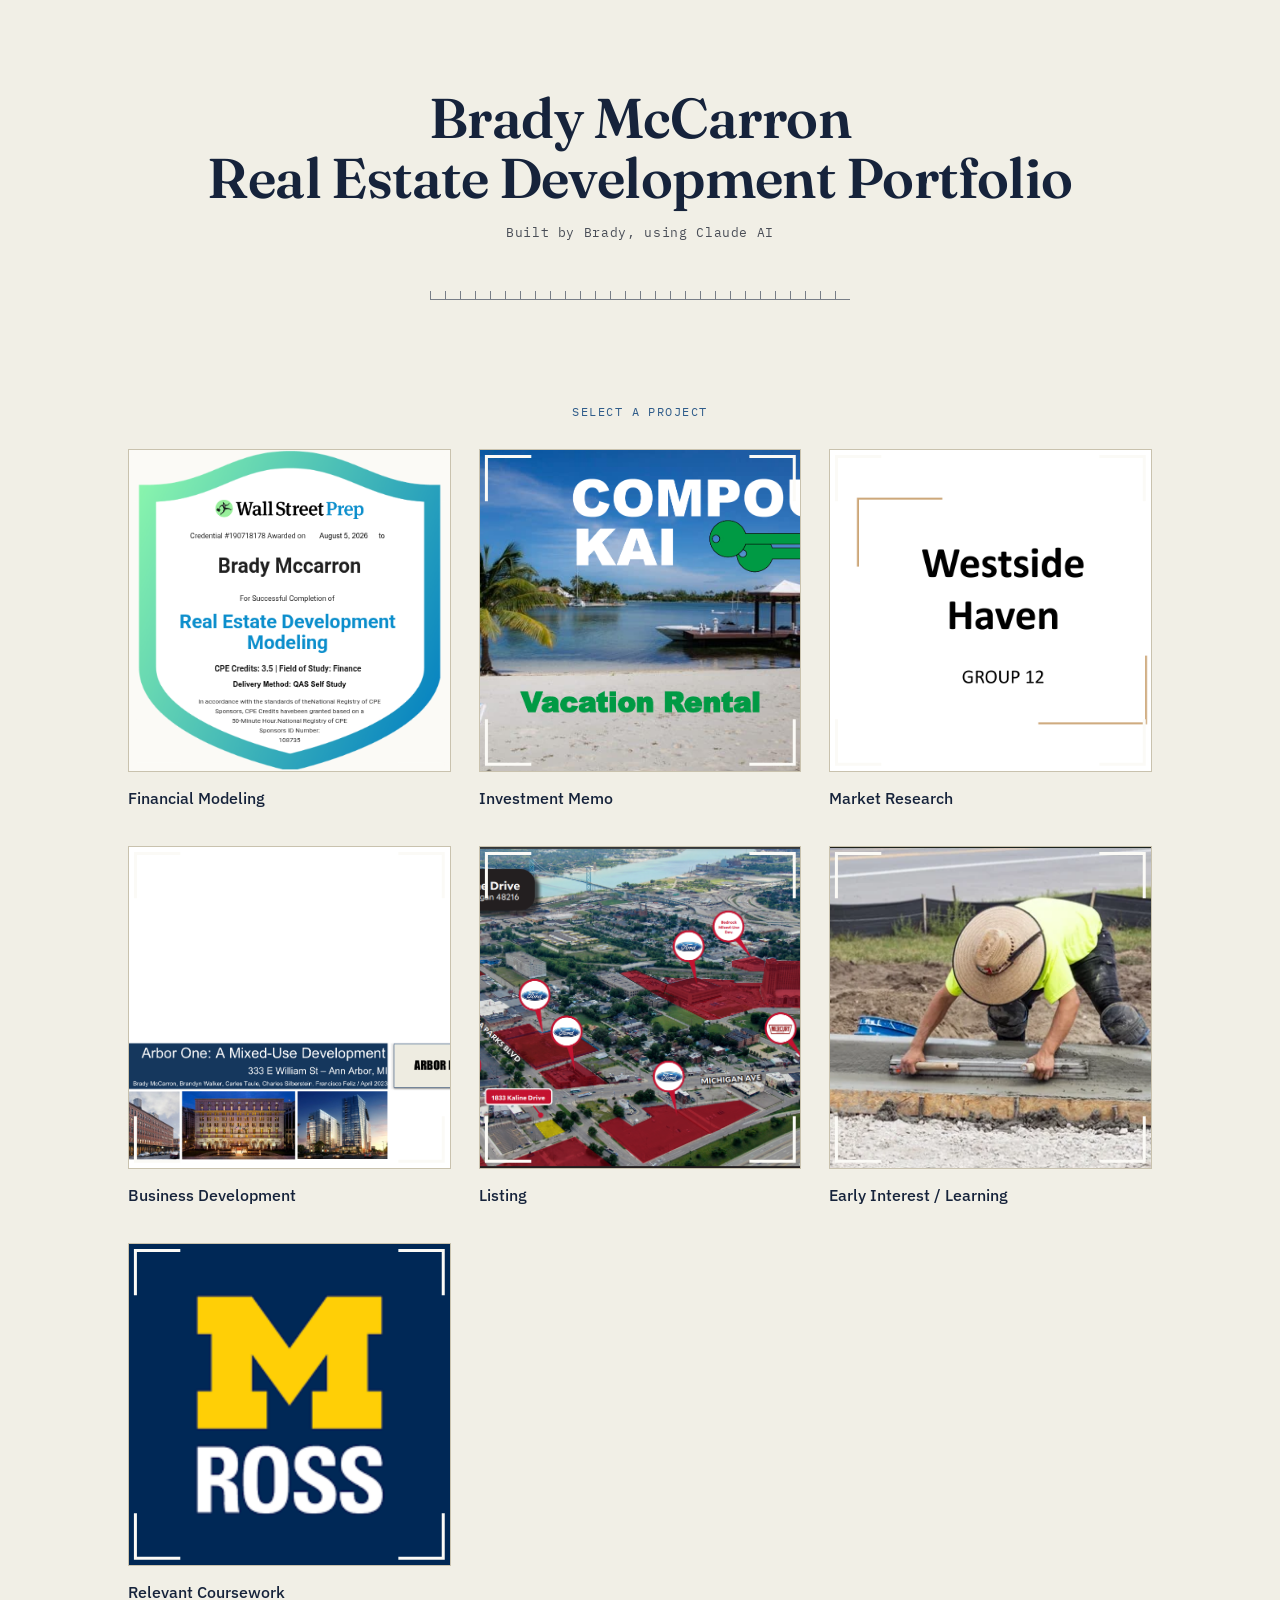
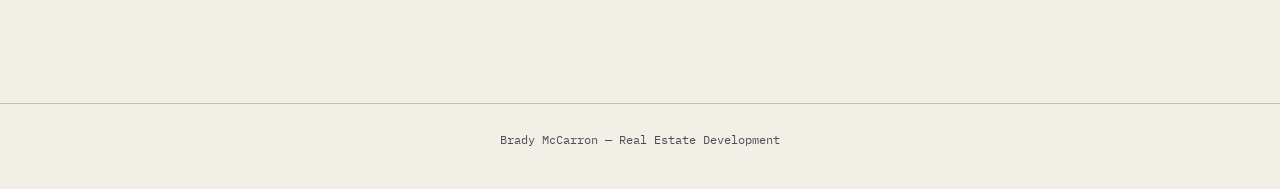
<file: index.html>
<!DOCTYPE html>
<html lang="en">
<head>
<meta charset="UTF-8">
<meta name="viewport" content="width=device-width, initial-scale=1.0">
<title>Brady McCarron — Real Estate Development Portfolio</title>
<meta name="description" content="Real estate development portfolio of Brady McCarron — financial modeling, investment analysis, market research, and development experience.">
<link rel="stylesheet" href="style.css">
</head>
<body>

<main>
  <section class="hero wrap">
    <h1>Brady McCarron<br>Real Estate Development Portfolio</h1>
    <p class="subtitle">Built by Brady, using Claude AI</p>
    <div class="ruler" aria-hidden="true"></div>
  </section>

  <p class="gallery-eyebrow">Select a project</p>

  <div class="wrap">
    <div class="gallery">

      <a class="tile" href="financial-modeling.html">
        <div class="tile-frame">
          <img src="financial-modeling.png" alt="Wall Street Prep Real Estate Development Modeling certificate">
          <svg class="corner-frame" viewBox="0 0 100 100" preserveAspectRatio="none" aria-hidden="true">
            <path d="M2,16 V2 H16" />
            <path d="M84,2 H98 V16" />
            <path d="M98,84 V98 H84" />
            <path d="M16,98 H2 V84" />
          </svg>
          <span class="point-mark">×</span>
        </div>
        <span class="tile-caption">Financial Modeling</span>
      </a>
      <a class="tile" href="investment-memo.html">
        <div class="tile-frame">
          <img src="investment-memo.png" alt="Compound Kai vacation rental title image">
          <svg class="corner-frame" viewBox="0 0 100 100" preserveAspectRatio="none" aria-hidden="true">
            <path d="M2,16 V2 H16" />
            <path d="M84,2 H98 V16" />
            <path d="M98,84 V98 H84" />
            <path d="M16,98 H2 V84" />
          </svg>
          <span class="point-mark">×</span>
        </div>
        <span class="tile-caption">Investment Memo</span>
      </a>
      <a class="tile" href="market-research.html">
        <div class="tile-frame">
          <img src="market-research.png" alt="Westside Haven, Group 12 title slide">
          <svg class="corner-frame" viewBox="0 0 100 100" preserveAspectRatio="none" aria-hidden="true">
            <path d="M2,16 V2 H16" />
            <path d="M84,2 H98 V16" />
            <path d="M98,84 V98 H84" />
            <path d="M16,98 H2 V84" />
          </svg>
          <span class="point-mark">×</span>
        </div>
        <span class="tile-caption">Market Research</span>
      </a>
      <a class="tile" href="business-development.html">
        <div class="tile-frame">
          <img src="business-development.png" alt="Arbor One mixed-use development title slide">
          <svg class="corner-frame" viewBox="0 0 100 100" preserveAspectRatio="none" aria-hidden="true">
            <path d="M2,16 V2 H16" />
            <path d="M84,2 H98 V16" />
            <path d="M98,84 V98 H84" />
            <path d="M16,98 H2 V84" />
          </svg>
          <span class="point-mark">×</span>
        </div>
        <span class="tile-caption">Business Development</span>
      </a>
      <a class="tile" href="listing.html">
        <div class="tile-frame">
          <img src="listing.png" alt="1833 Kaline Drive listing aerial map">
          <svg class="corner-frame" viewBox="0 0 100 100" preserveAspectRatio="none" aria-hidden="true">
            <path d="M2,16 V2 H16" />
            <path d="M84,2 H98 V16" />
            <path d="M98,84 V98 H84" />
            <path d="M16,98 H2 V84" />
          </svg>
          <span class="point-mark">×</span>
        </div>
        <span class="tile-caption">Listing</span>
      </a>
      <a class="tile" href="early-interest-learning.html">
        <div class="tile-frame">
          <img src="early-interest-learning.png" alt="Grounds and survey crew work at Premier Group Associates">
          <svg class="corner-frame" viewBox="0 0 100 100" preserveAspectRatio="none" aria-hidden="true">
            <path d="M2,16 V2 H16" />
            <path d="M84,2 H98 V16" />
            <path d="M98,84 V98 H84" />
            <path d="M16,98 H2 V84" />
          </svg>
          <span class="point-mark">×</span>
        </div>
        <span class="tile-caption">Early Interest / Learning</span>
      </a>
      <a class="tile" href="relevant-coursework.html">
        <div class="tile-frame">
          <img src="relevant-coursework.png" alt="University of Michigan Ross School of Business logo">
          <svg class="corner-frame" viewBox="0 0 100 100" preserveAspectRatio="none" aria-hidden="true">
            <path d="M2,16 V2 H16" />
            <path d="M84,2 H98 V16" />
            <path d="M98,84 V98 H84" />
            <path d="M16,98 H2 V84" />
          </svg>
          <span class="point-mark">×</span>
        </div>
        <span class="tile-caption">Relevant Coursework</span>
      </a>

    </div>
  </div>
</main>

<footer class="site-footer">
  Brady McCarron — Real Estate Development
</footer>

</body>
</html>
</file>
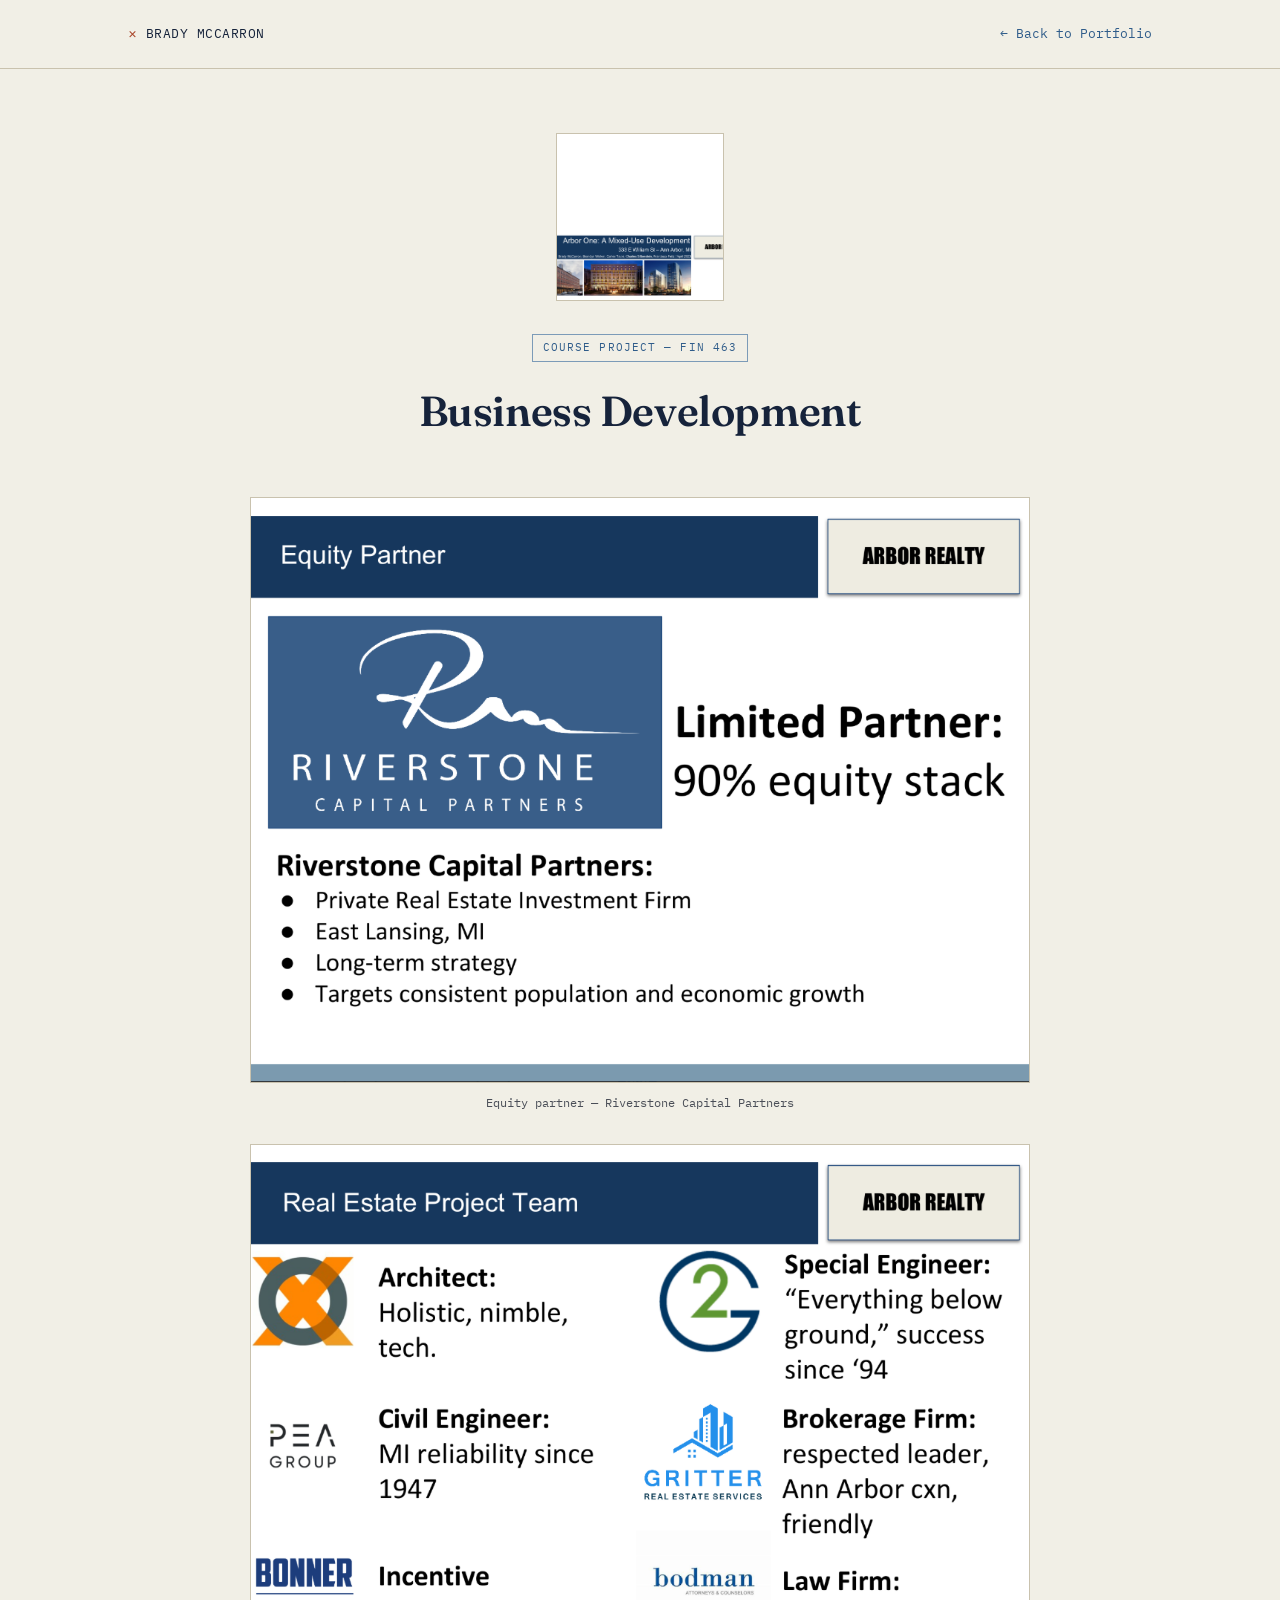
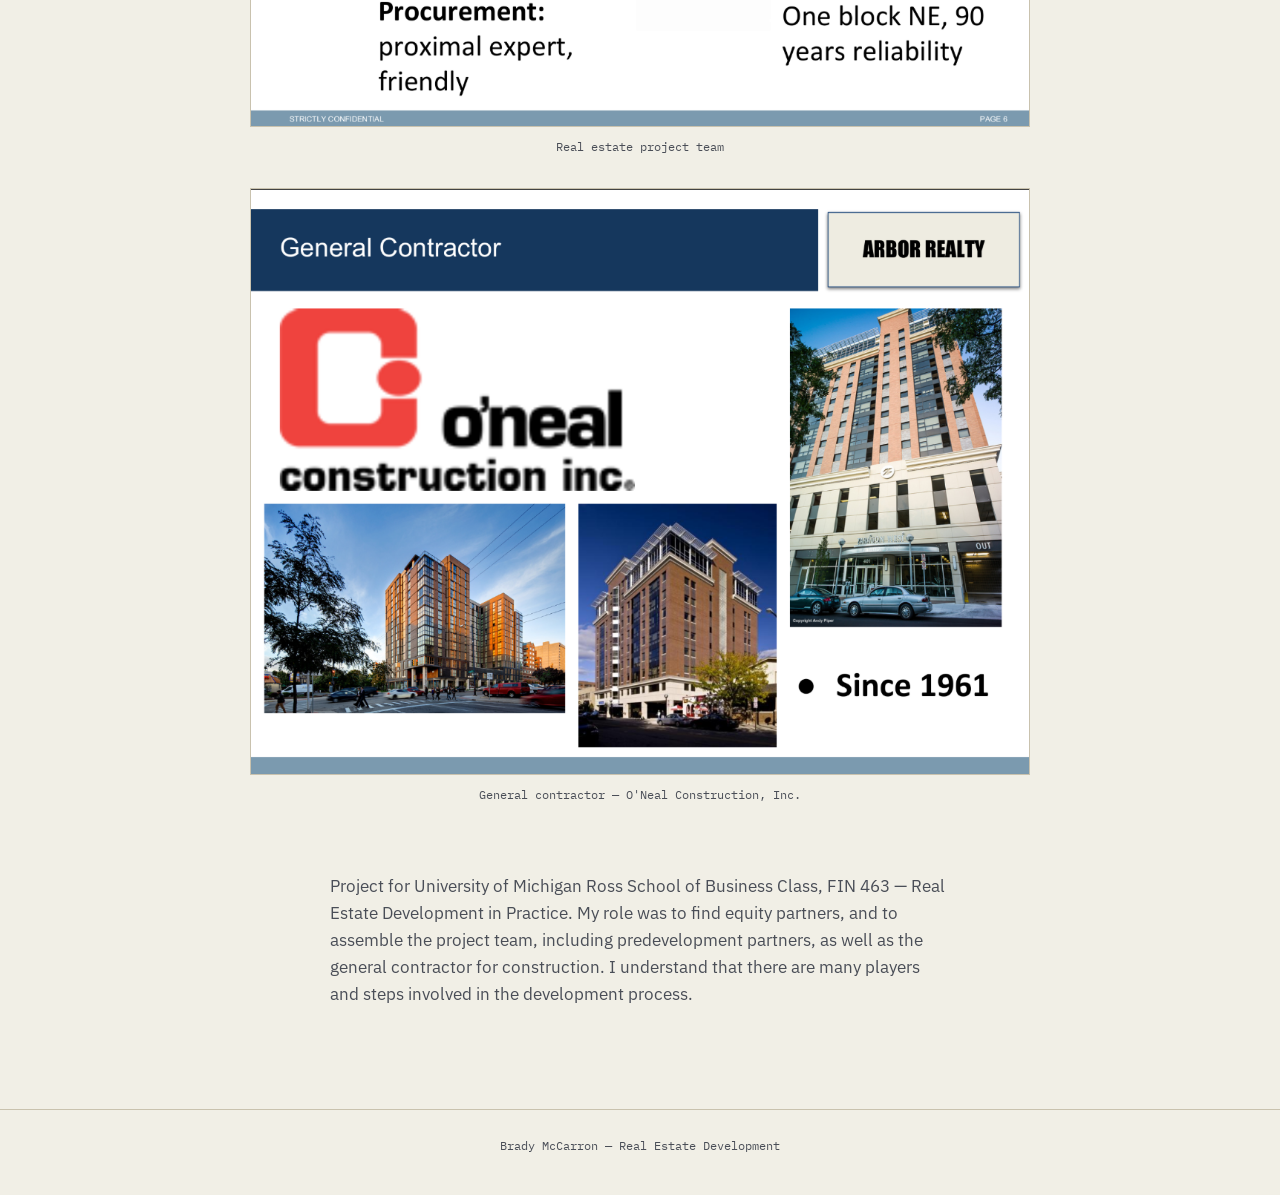
<file: business-development.html>
<!DOCTYPE html>
<html lang="en">
<head>
<meta charset="UTF-8">
<meta name="viewport" content="width=device-width, initial-scale=1.0">
<title>Business Development — Brady McCarron</title>
<link rel="stylesheet" href="style.css">
</head>
<body>

<header class="site-header">
  <div class="wrap">
    <a class="brand-link" href="index.html"><span class="mark">×</span> Brady McCarron</a>
    <a class="back-link" href="index.html">← Back to Portfolio</a>
  </div>
</header>

<main class="detail-main">
  <div class="wrap">

    <div class="detail-icon-frame">
      <img src="business-development.png" alt="Arbor One, a mixed-use development, title slide">
    </div>

    <div class="detail-heading">
      <span class="eyebrow-tag">Course Project — FIN 463</span>
      <h1>Business Development</h1>
    </div>

    <div class="detail-media">
      <div class="media-stack">
        <div>
          <img src="business-development-equity-partner.png" alt="Slide naming Riverstone Capital Partners as the equity partner">
          <p class="media-caption">Equity partner — Riverstone Capital Partners</p>
        </div>
        <div>
          <img src="business-development-project-team.png" alt="Slide listing the architect, engineers, brokerage, and law firm on the project team">
          <p class="media-caption">Real estate project team</p>
        </div>
        <div>
          <img src="business-development-general-contractor.png" alt="Slide introducing O'Neal Construction as general contractor">
          <p class="media-caption">General contractor — O'Neal Construction, Inc.</p>
        </div>
      </div>
    </div>

    <div class="detail-description">
      <p>Project for University of Michigan Ross School of Business Class, FIN 463 — Real Estate Development in Practice. My role was to find equity partners, and to assemble the project team, including predevelopment partners, as well as the general contractor for construction. I understand that there are many players and steps involved in the development process.</p>
    </div>

  </div>
</main>

<footer class="site-footer">
  Brady McCarron — Real Estate Development
</footer>

</body>
</html>
</file>
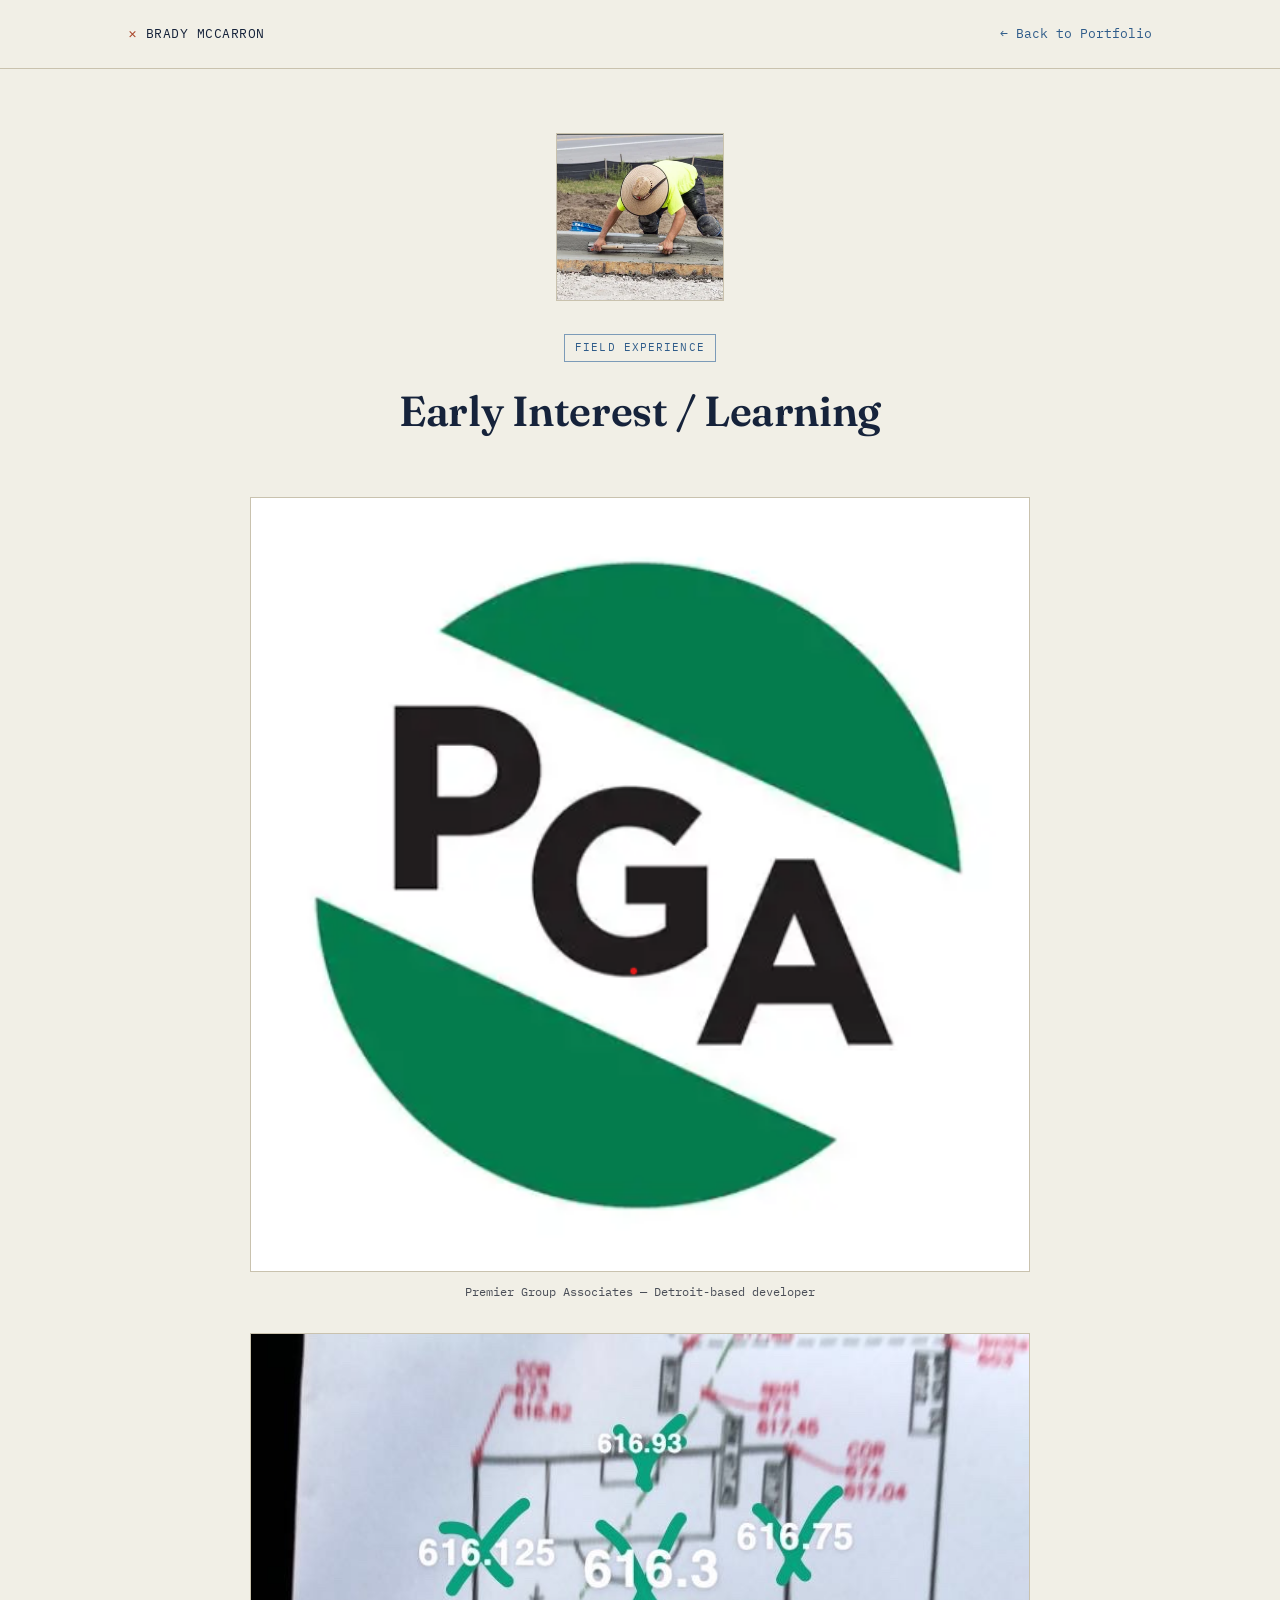
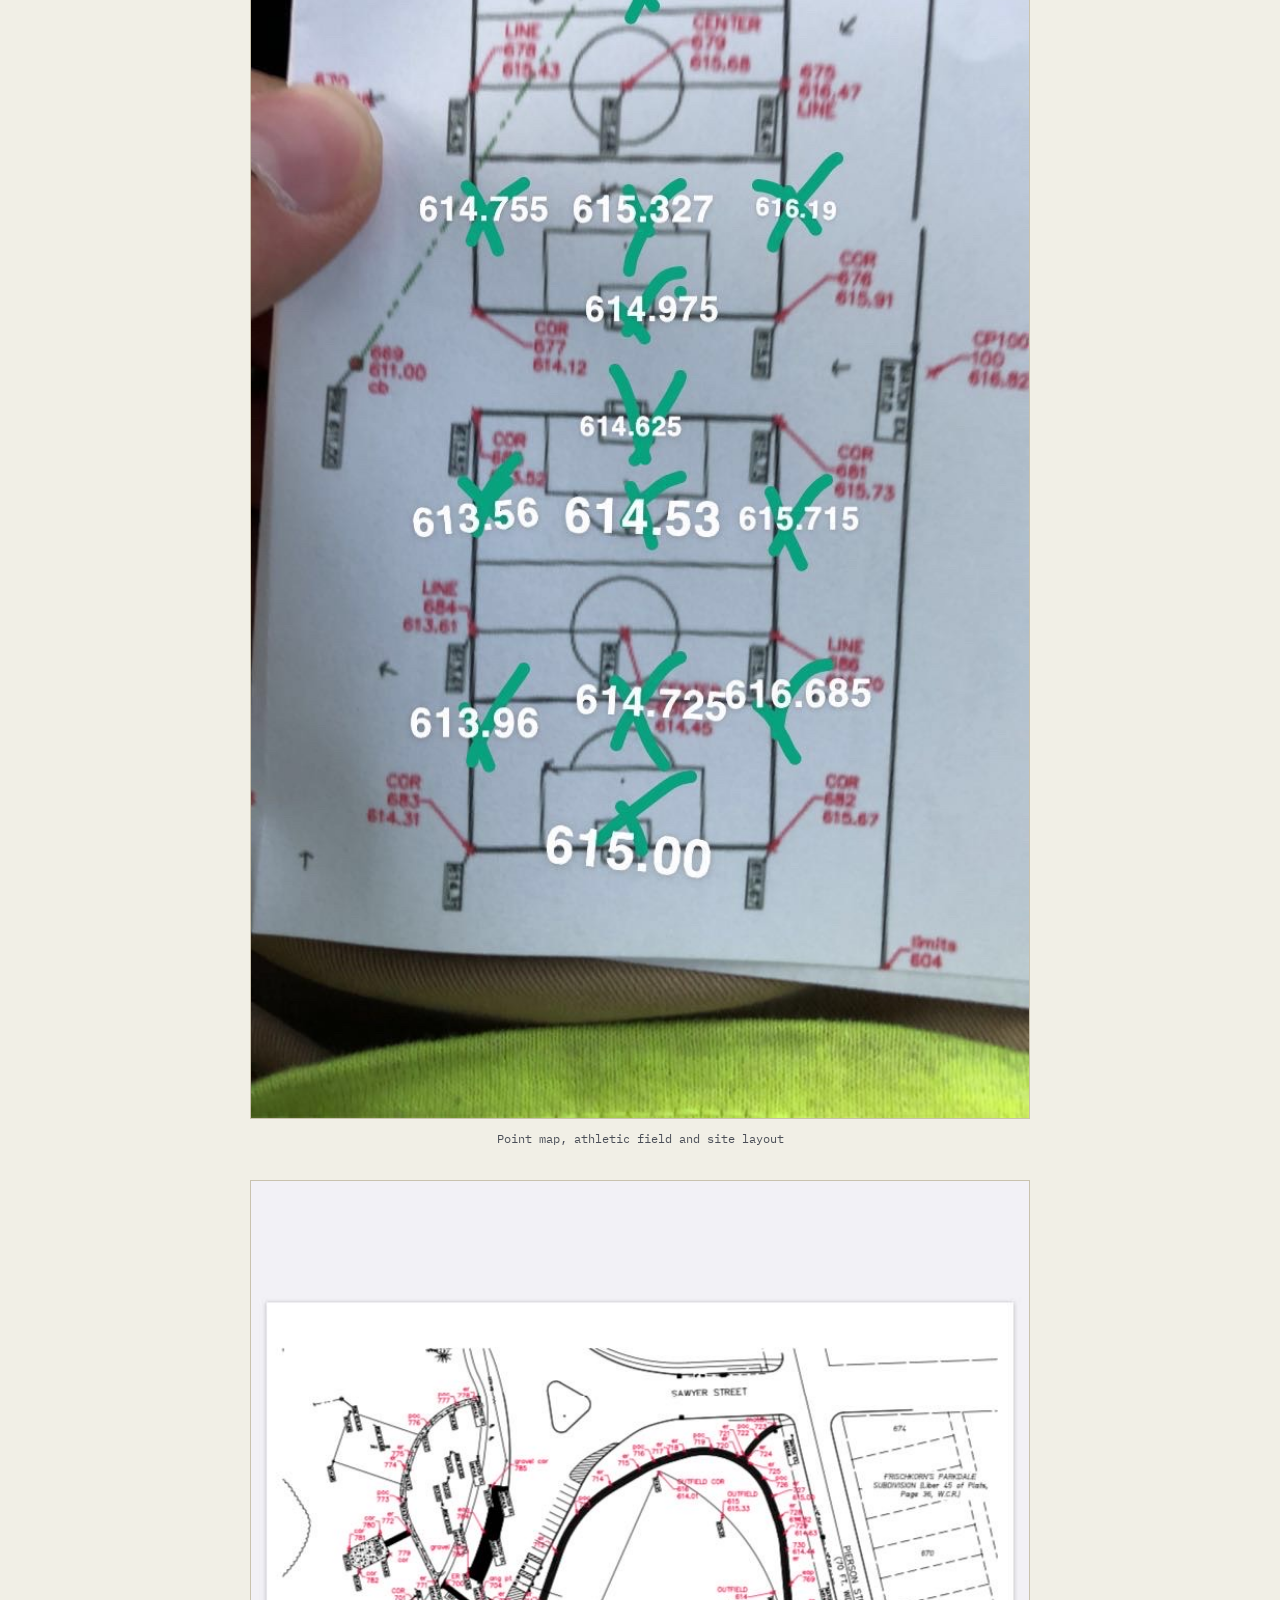
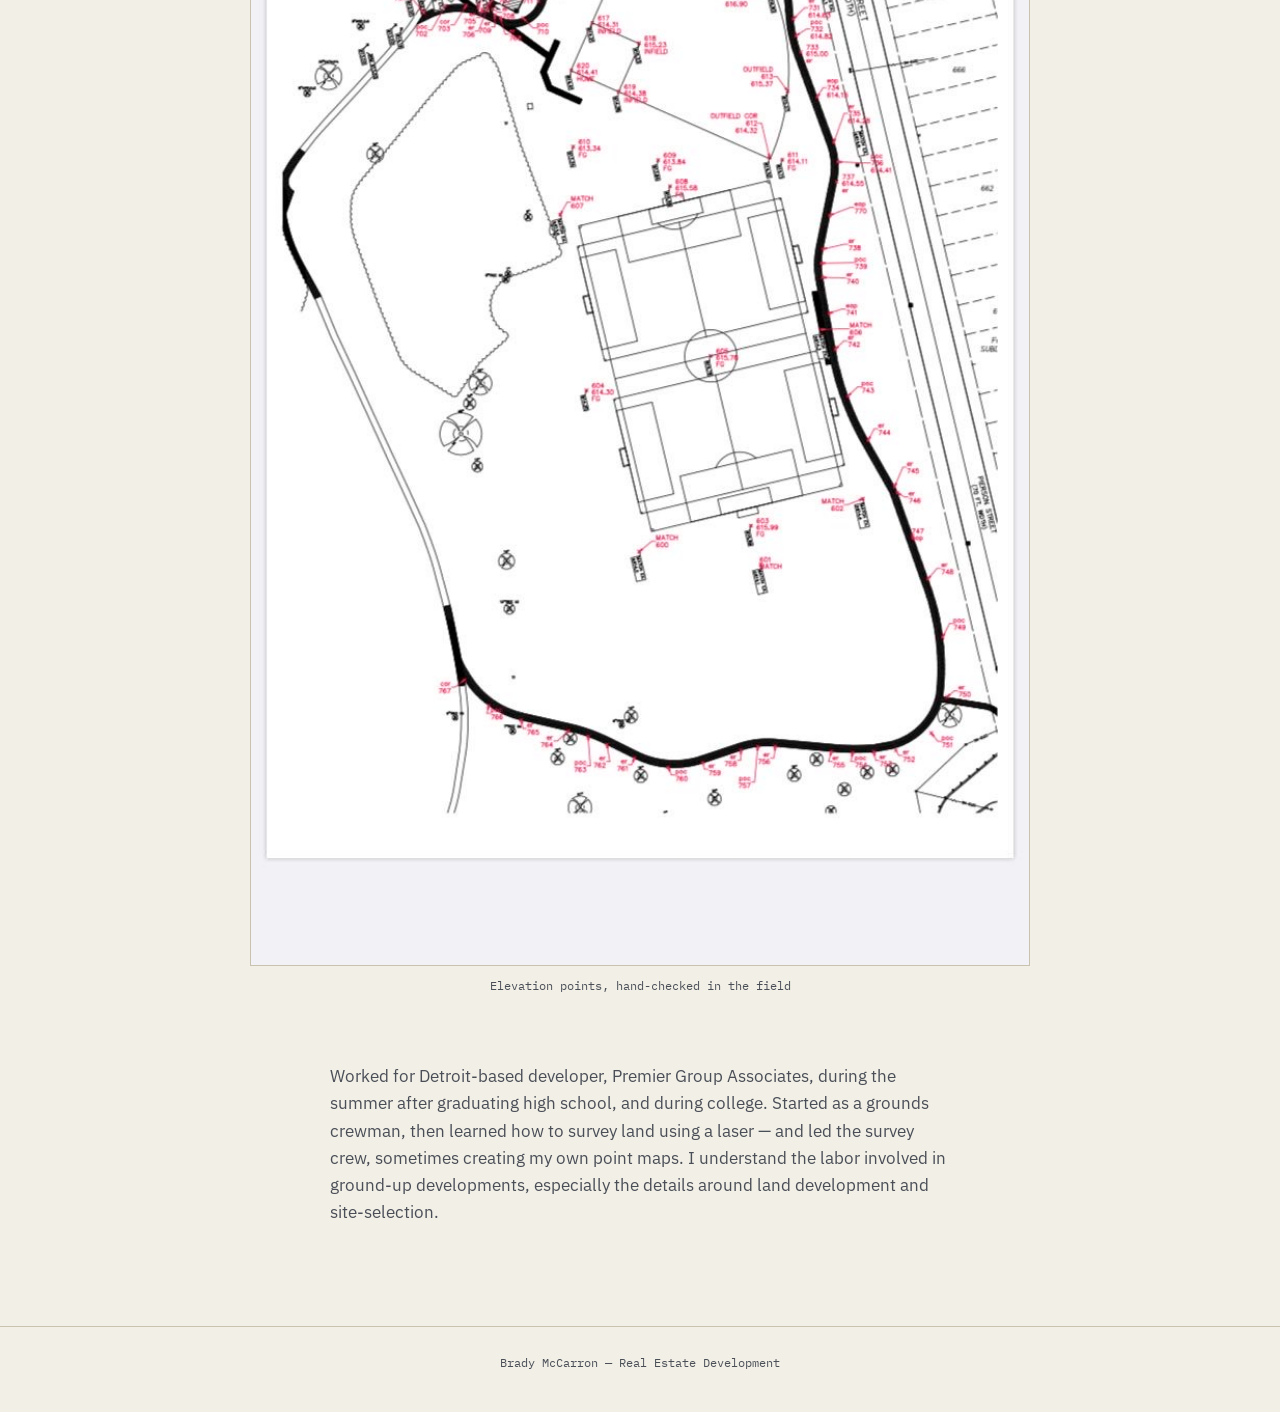
<file: early-interest-learning.html>
<!DOCTYPE html>
<html lang="en">
<head>
<meta charset="UTF-8">
<meta name="viewport" content="width=device-width, initial-scale=1.0">
<title>Early Interest / Learning — Brady McCarron</title>
<link rel="stylesheet" href="style.css">
</head>
<body>

<header class="site-header">
  <div class="wrap">
    <a class="brand-link" href="index.html"><span class="mark">×</span> Brady McCarron</a>
    <a class="back-link" href="index.html">← Back to Portfolio</a>
  </div>
</header>

<main class="detail-main">
  <div class="wrap">

    <div class="detail-icon-frame">
      <img src="early-interest-learning.png" alt="Grounds and survey crew work at Premier Group Associates">
    </div>

    <div class="detail-heading">
      <span class="eyebrow-tag">Field Experience</span>
      <h1>Early Interest / Learning</h1>
    </div>

    <div class="detail-media">
      <div class="media-stack">
        <div>
          <img src="early-interest-pga-logo.png" alt="Premier Group Associates logo">
          <p class="media-caption">Premier Group Associates — Detroit-based developer</p>
        </div>
        <div>
          <img src="early-interest-pointmap-1.jpg" alt="Site point map of a soccer field and walking path layout">
          <p class="media-caption">Point map, athletic field and site layout</p>
        </div>
        <div>
          <img src="early-interest-pointmap-2.jpg" alt="Hand-annotated elevation point map">
          <p class="media-caption">Elevation points, hand-checked in the field</p>
        </div>
      </div>
    </div>

    <div class="detail-description">
      <p>Worked for Detroit-based developer, Premier Group Associates, during the summer after graduating high school, and during college. Started as a grounds crewman, then learned how to survey land using a laser — and led the survey crew, sometimes creating my own point maps. I understand the labor involved in ground-up developments, especially the details around land development and site-selection.</p>
    </div>

  </div>
</main>

<footer class="site-footer">
  Brady McCarron — Real Estate Development
</footer>

</body>
</html>
</file>
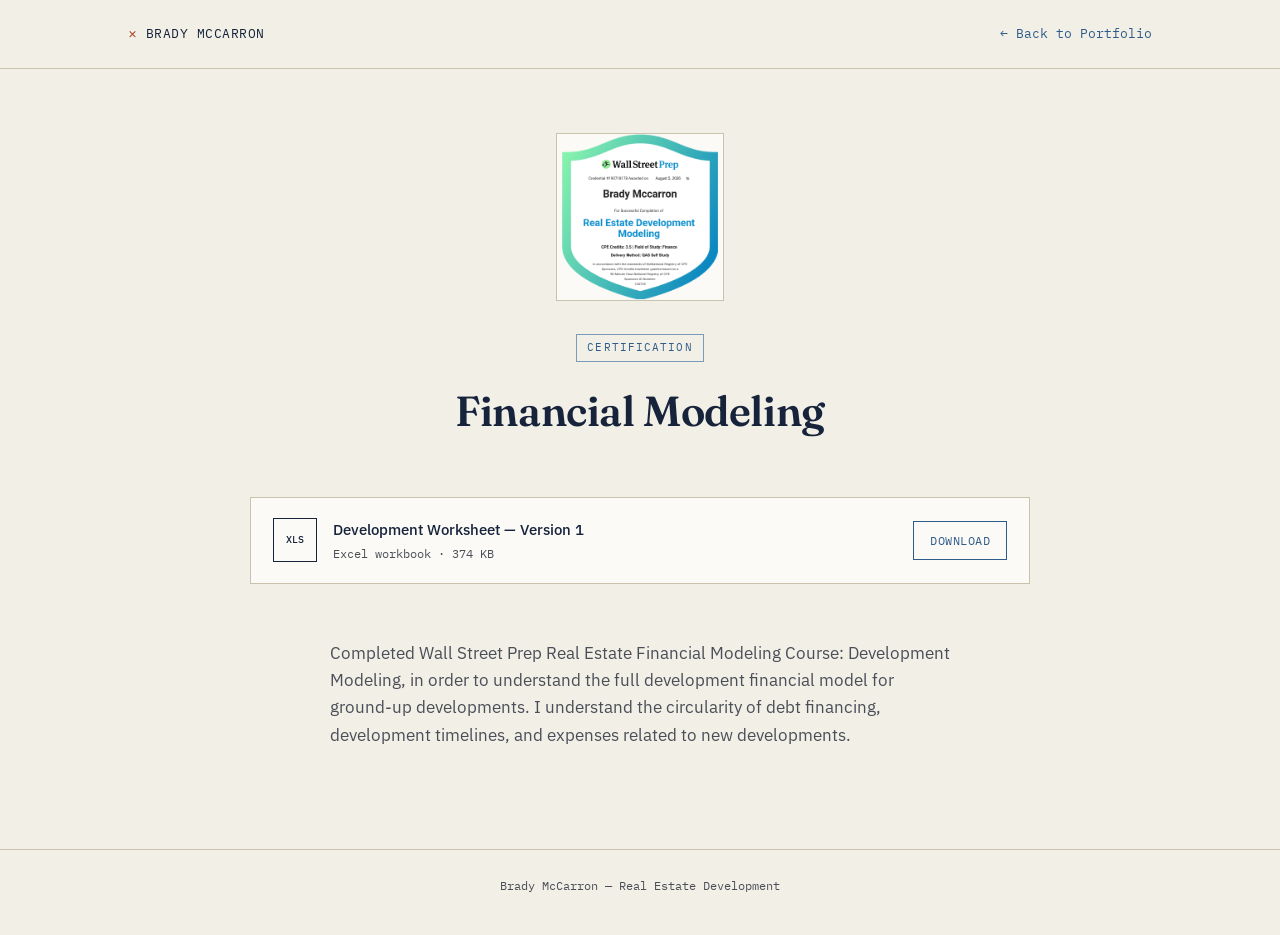
<file: financial-modeling.html>
<!DOCTYPE html>
<html lang="en">
<head>
<meta charset="UTF-8">
<meta name="viewport" content="width=device-width, initial-scale=1.0">
<title>Financial Modeling — Brady McCarron</title>
<link rel="stylesheet" href="style.css">
</head>
<body>

<header class="site-header">
  <div class="wrap">
    <a class="brand-link" href="index.html"><span class="mark">×</span> Brady McCarron</a>
    <a class="back-link" href="index.html">← Back to Portfolio</a>
  </div>
</header>

<main class="detail-main">
  <div class="wrap">

    <div class="detail-icon-frame">
      <img src="financial-modeling.png" alt="Wall Street Prep Real Estate Development Modeling certificate">
    </div>

    <div class="detail-heading">
      <span class="eyebrow-tag">Certification</span>
      <h1>Financial Modeling</h1>
    </div>

    <div class="detail-media">
      <div class="file-card">
        <div class="file-icon">XLS</div>
        <div class="file-info">
          <p class="file-name">Development Worksheet — Version 1</p>
          <p class="file-meta">Excel workbook · 374 KB</p>
        </div>
        <a class="file-download" href="financial-modeling-worksheet.xlsx" download>Download</a>
      </div>
    </div>

    <div class="detail-description">
      <p>Completed Wall Street Prep Real Estate Financial Modeling Course: Development Modeling, in order to understand the full development financial model for ground-up developments. I understand the circularity of debt financing, development timelines, and expenses related to new developments.</p>
    </div>

  </div>
</main>

<footer class="site-footer">
  Brady McCarron — Real Estate Development
</footer>

</body>
</html>
</file>
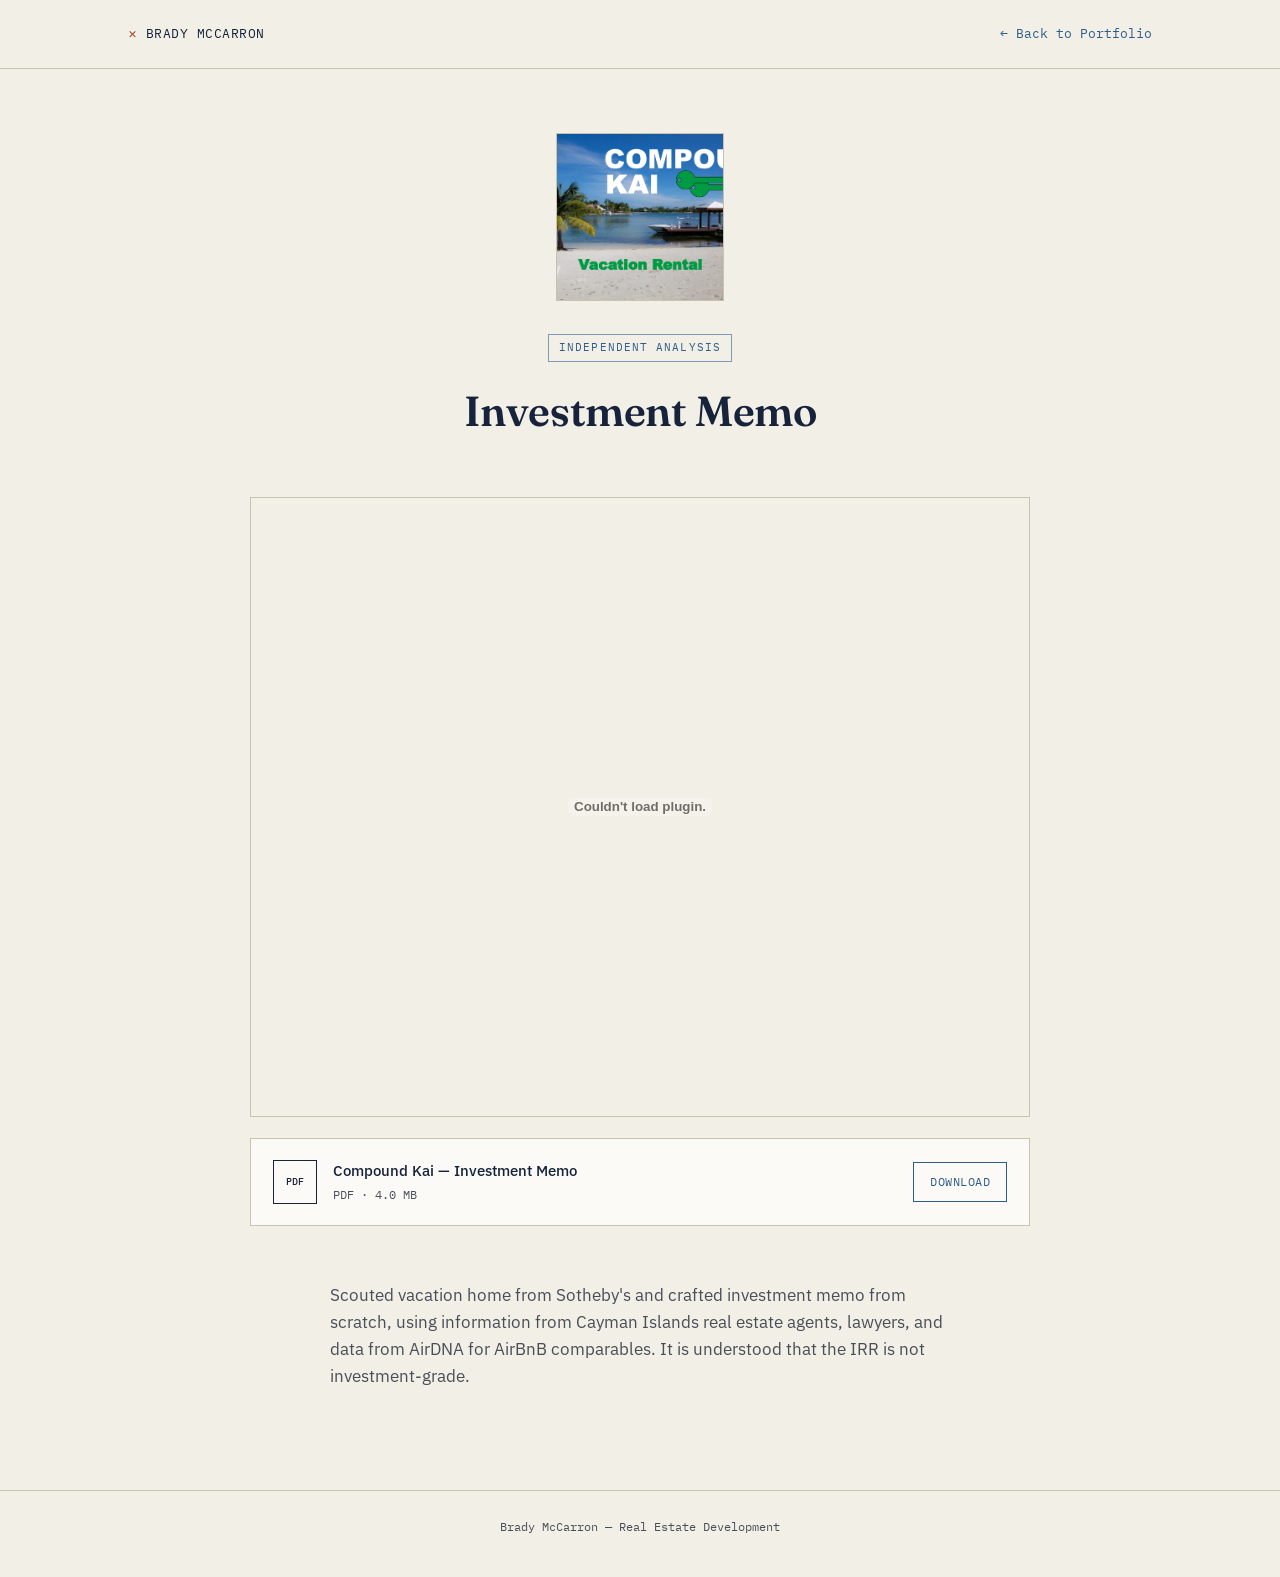
<file: investment-memo.html>
<!DOCTYPE html>
<html lang="en">
<head>
<meta charset="UTF-8">
<meta name="viewport" content="width=device-width, initial-scale=1.0">
<title>Investment Memo — Brady McCarron</title>
<link rel="stylesheet" href="style.css">
</head>
<body>

<header class="site-header">
  <div class="wrap">
    <a class="brand-link" href="index.html"><span class="mark">×</span> Brady McCarron</a>
    <a class="back-link" href="index.html">← Back to Portfolio</a>
  </div>
</header>

<main class="detail-main">
  <div class="wrap">

    <div class="detail-icon-frame">
      <img src="investment-memo.png" alt="Compound Kai vacation rental title image">
    </div>

    <div class="detail-heading">
      <span class="eyebrow-tag">Independent Analysis</span>
      <h1>Investment Memo</h1>
    </div>

    <div class="detail-media">
      <embed class="pdf-embed" src="investment-memo-compound-kai.pdf" type="application/pdf">
      <div class="file-card">
        <div class="file-icon">PDF</div>
        <div class="file-info">
          <p class="file-name">Compound Kai — Investment Memo</p>
          <p class="file-meta">PDF · 4.0 MB</p>
        </div>
        <a class="file-download" href="investment-memo-compound-kai.pdf" download>Download</a>
      </div>
    </div>

    <div class="detail-description">
      <p>Scouted vacation home from Sotheby's and crafted investment memo from scratch, using information from Cayman Islands real estate agents, lawyers, and data from AirDNA for AirBnB comparables. It is understood that the IRR is not investment-grade.</p>
    </div>

  </div>
</main>

<footer class="site-footer">
  Brady McCarron — Real Estate Development
</footer>

</body>
</html>
</file>
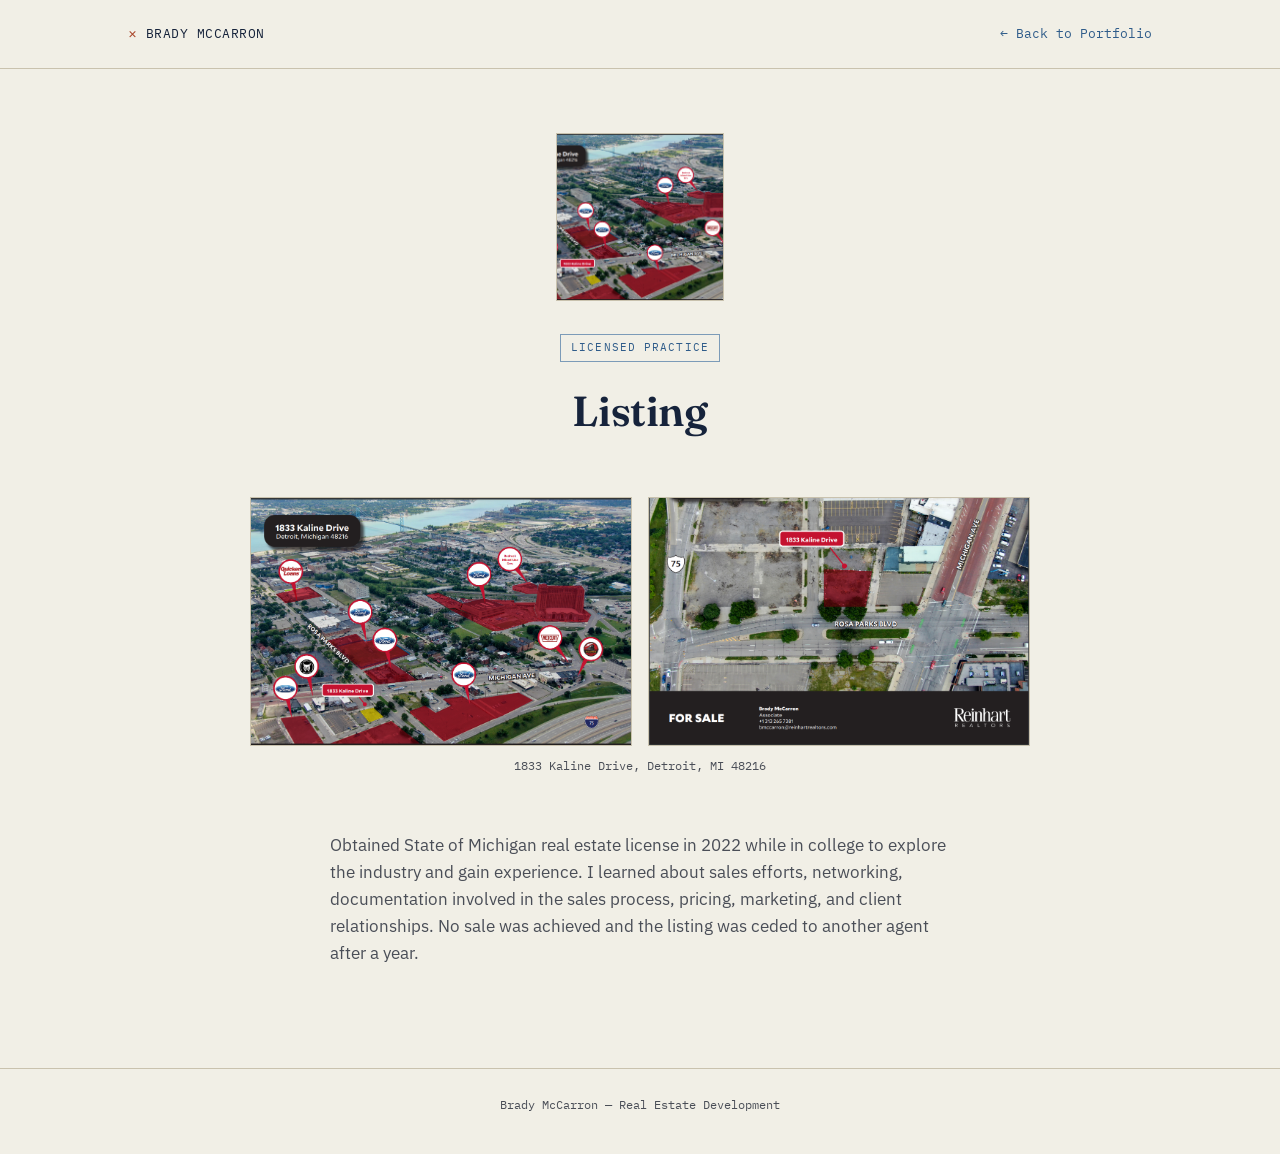
<file: listing.html>
<!DOCTYPE html>
<html lang="en">
<head>
<meta charset="UTF-8">
<meta name="viewport" content="width=device-width, initial-scale=1.0">
<title>Listing — Brady McCarron</title>
<link rel="stylesheet" href="style.css">
</head>
<body>

<header class="site-header">
  <div class="wrap">
    <a class="brand-link" href="index.html"><span class="mark">×</span> Brady McCarron</a>
    <a class="back-link" href="index.html">← Back to Portfolio</a>
  </div>
</header>

<main class="detail-main">
  <div class="wrap">

    <div class="detail-icon-frame">
      <img src="listing.png" alt="1833 Kaline Drive listing aerial map">
    </div>

    <div class="detail-heading">
      <span class="eyebrow-tag">Licensed Practice</span>
      <h1>Listing</h1>
    </div>

    <div class="detail-media">
      <div class="media-pair">
        <img src="listing-aerial.png" alt="Aerial map of 1833 Kaline Drive, Detroit, showing nearby Ford and Bedrock developments">
        <img src="listing-site.png" alt="Site plan of 1833 Kaline Drive with Reinhart Realtors for sale marker">
      </div>
      <p class="media-caption">1833 Kaline Drive, Detroit, MI 48216</p>
    </div>

    <div class="detail-description">
      <p>Obtained State of Michigan real estate license in 2022 while in college to explore the industry and gain experience. I learned about sales efforts, networking, documentation involved in the sales process, pricing, marketing, and client relationships. No sale was achieved and the listing was ceded to another agent after a year.</p>
    </div>

  </div>
</main>

<footer class="site-footer">
  Brady McCarron — Real Estate Development
</footer>

</body>
</html>
</file>
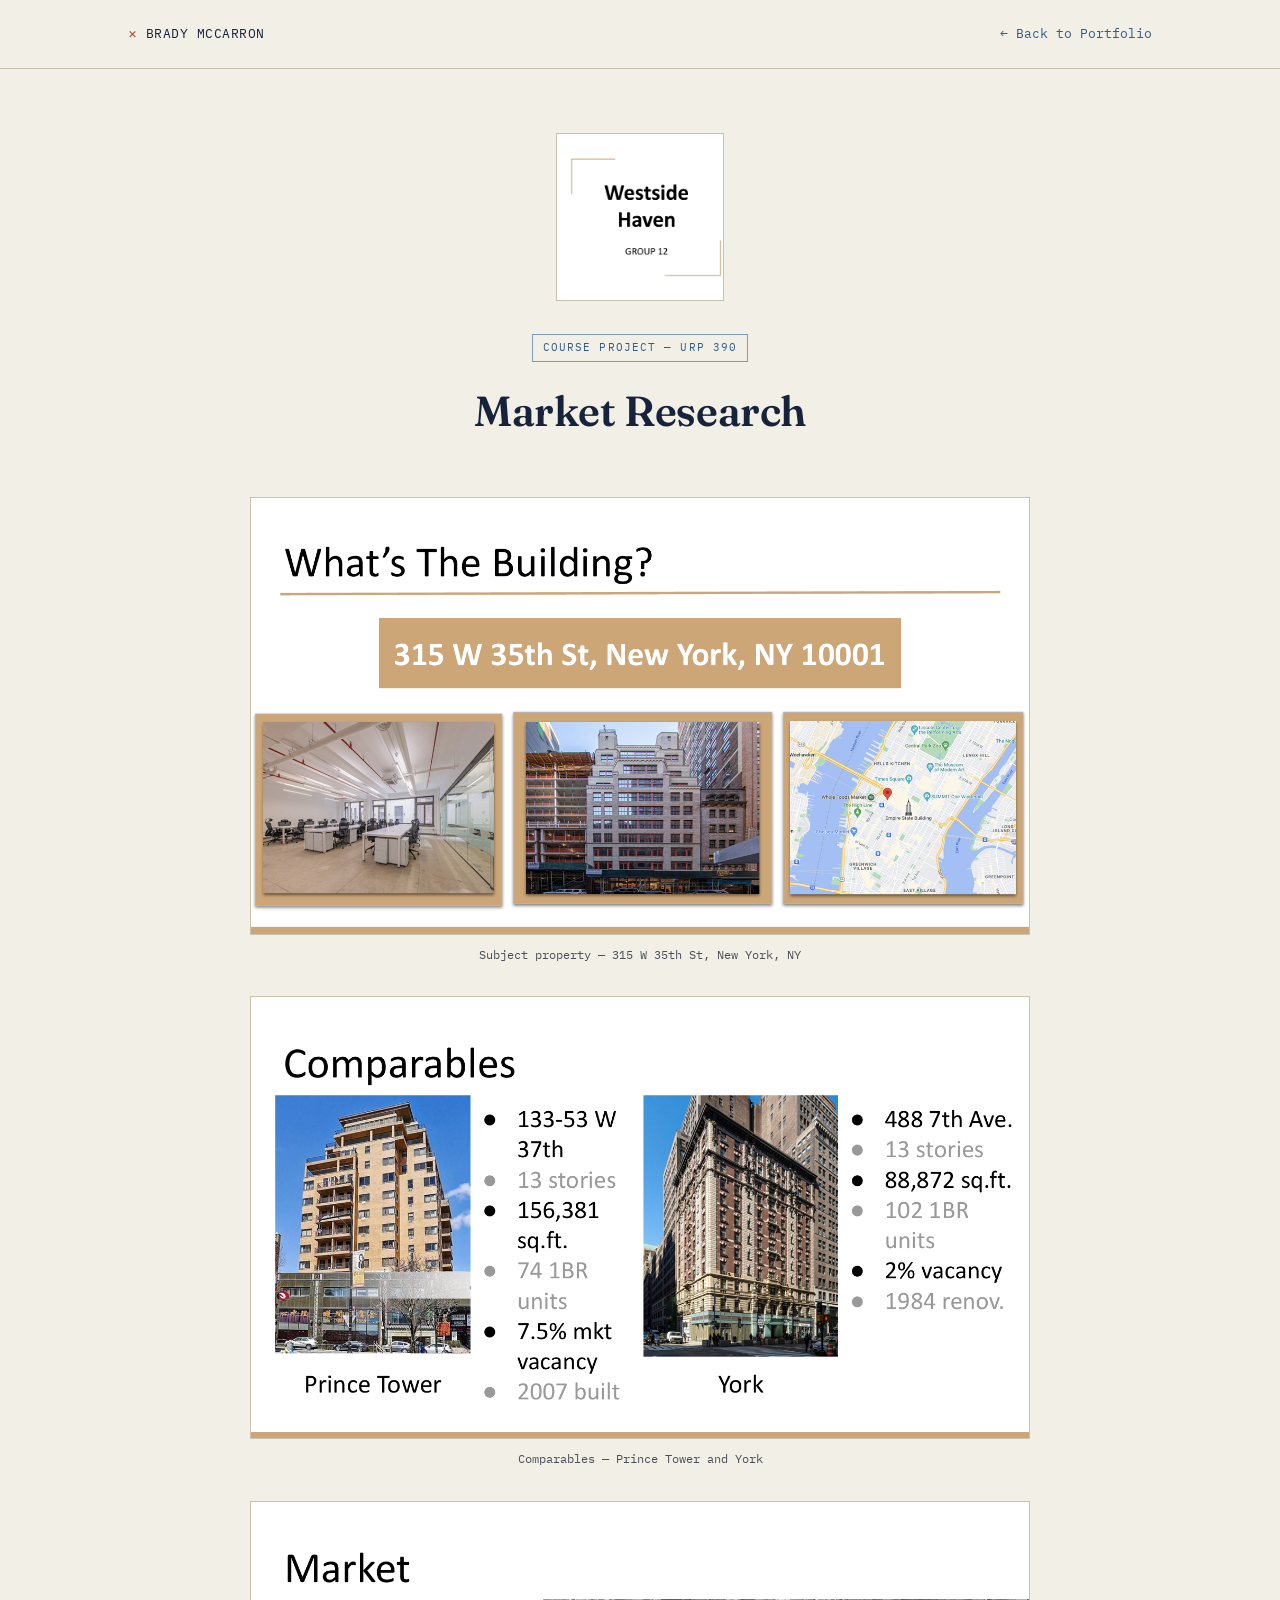
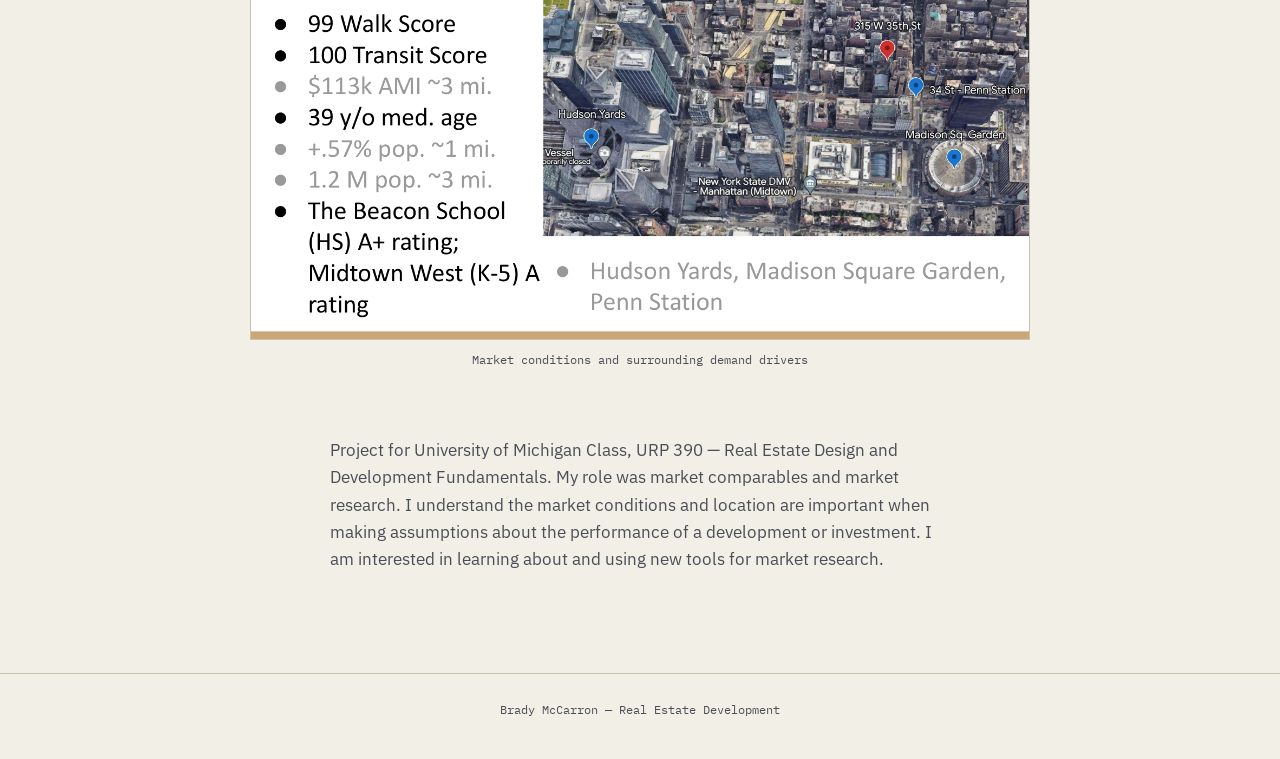
<file: market-research.html>
<!DOCTYPE html>
<html lang="en">
<head>
<meta charset="UTF-8">
<meta name="viewport" content="width=device-width, initial-scale=1.0">
<title>Market Research — Brady McCarron</title>
<link rel="stylesheet" href="style.css">
</head>
<body>

<header class="site-header">
  <div class="wrap">
    <a class="brand-link" href="index.html"><span class="mark">×</span> Brady McCarron</a>
    <a class="back-link" href="index.html">← Back to Portfolio</a>
  </div>
</header>

<main class="detail-main">
  <div class="wrap">

    <div class="detail-icon-frame">
      <img src="market-research.png" alt="Westside Haven, Group 12 title slide">
    </div>

    <div class="detail-heading">
      <span class="eyebrow-tag">Course Project — URP 390</span>
      <h1>Market Research</h1>
    </div>

    <div class="detail-media">
      <div class="media-stack">
        <div>
          <img src="market-research-building.png" alt="Slide describing the subject building at 315 W 35th St, New York, NY">
          <p class="media-caption">Subject property — 315 W 35th St, New York, NY</p>
        </div>
        <div>
          <img src="market-research-comparables.png" alt="Slide comparing Prince Tower and York building comparables">
          <p class="media-caption">Comparables — Prince Tower and York</p>
        </div>
        <div>
          <img src="market-research-market.png" alt="Slide showing walk score, transit score, demographics, and surrounding landmarks">
          <p class="media-caption">Market conditions and surrounding demand drivers</p>
        </div>
      </div>
    </div>

    <div class="detail-description">
      <p>Project for University of Michigan Class, URP 390 — Real Estate Design and Development Fundamentals. My role was market comparables and market research. I understand the market conditions and location are important when making assumptions about the performance of a development or investment. I am interested in learning about and using new tools for market research.</p>
    </div>

  </div>
</main>

<footer class="site-footer">
  Brady McCarron — Real Estate Development
</footer>

</body>
</html>
</file>
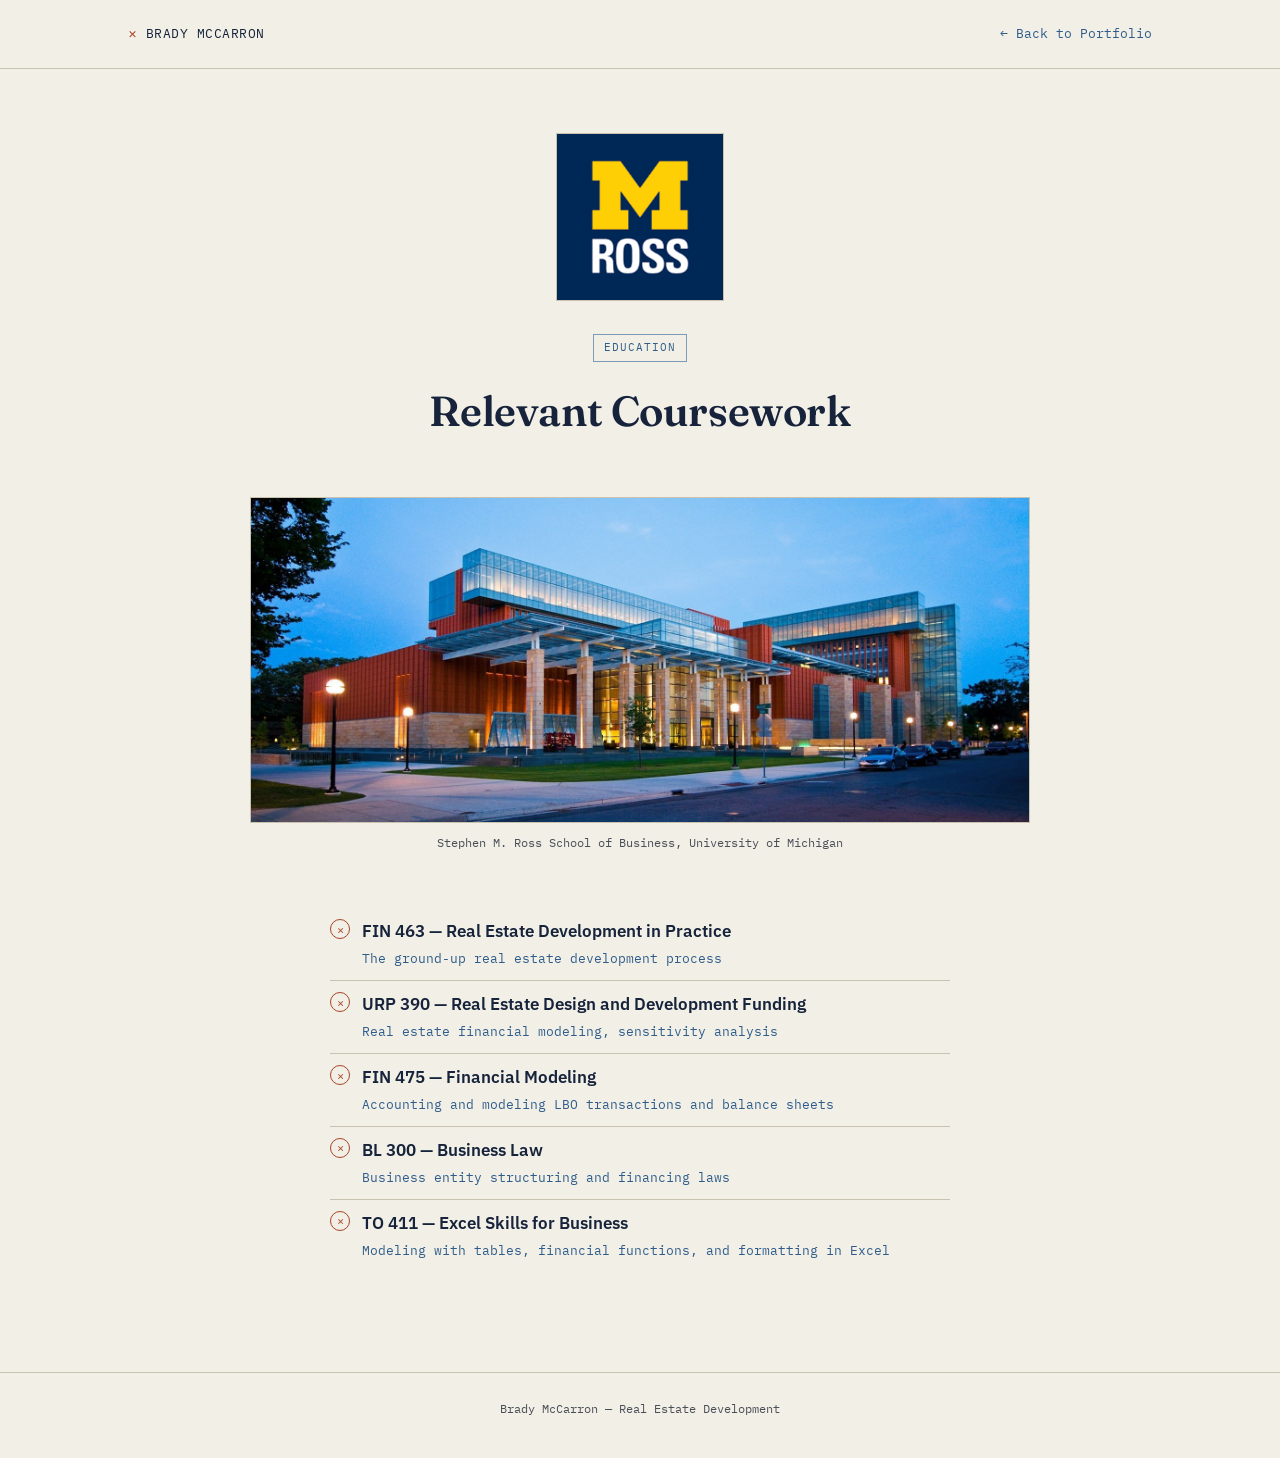
<file: relevant-coursework.html>
<!DOCTYPE html>
<html lang="en">
<head>
<meta charset="UTF-8">
<meta name="viewport" content="width=device-width, initial-scale=1.0">
<title>Relevant Coursework — Brady McCarron</title>
<link rel="stylesheet" href="style.css">
</head>
<body>

<header class="site-header">
  <div class="wrap">
    <a class="brand-link" href="index.html"><span class="mark">×</span> Brady McCarron</a>
    <a class="back-link" href="index.html">← Back to Portfolio</a>
  </div>
</header>

<main class="detail-main">
  <div class="wrap">

    <div class="detail-icon-frame">
      <img src="relevant-coursework.png" alt="University of Michigan Ross School of Business logo">
    </div>

    <div class="detail-heading">
      <span class="eyebrow-tag">Education</span>
      <h1>Relevant Coursework</h1>
    </div>

    <div class="detail-media">
      <div class="media-single">
        <img src="relevant-coursework-ross-building.jpg" alt="University of Michigan Stephen M. Ross School of Business building at dusk">
      </div>
      <p class="media-caption">Stephen M. Ross School of Business, University of Michigan</p>
    </div>

    <div class="detail-description">
      <ul class="desc-list">
        <li>
          <span class="point">×</span>
          <span><strong>FIN 463 — Real Estate Development in Practice</strong><span class="sub">The ground-up real estate development process</span></span>
        </li>
        <li>
          <span class="point">×</span>
          <span><strong>URP 390 — Real Estate Design and Development Funding</strong><span class="sub">Real estate financial modeling, sensitivity analysis</span></span>
        </li>
        <li>
          <span class="point">×</span>
          <span><strong>FIN 475 — Financial Modeling</strong><span class="sub">Accounting and modeling LBO transactions and balance sheets</span></span>
        </li>
        <li>
          <span class="point">×</span>
          <span><strong>BL 300 — Business Law</strong><span class="sub">Business entity structuring and financing laws</span></span>
        </li>
        <li>
          <span class="point">×</span>
          <span><strong>TO 411 — Excel Skills for Business</strong><span class="sub">Modeling with tables, financial functions, and formatting in Excel</span></span>
        </li>
      </ul>
    </div>

  </div>
</main>

<footer class="site-footer">
  Brady McCarron — Real Estate Development
</footer>

</body>
</html>
</file>
<file: style.css>
/* ==========================================================================
   Brady McCarron — Real Estate Development Portfolio
   Design system: drafting-table / site-plan aesthetic.
   Signature elements: corner-bracket frames (drawing crop marks),
   a scale-bar rule, and an "×" survey-point mark used as the bullet glyph
   — a nod to hand-marked point maps from land-surveying work.
   ========================================================================== */

@import url('https://fonts.googleapis.com/css2?family=Fraunces:opsz,wght@9..144,400;9..144,500;9..144,600&family=IBM+Plex+Sans:wght@400;500;600&family=IBM+Plex+Mono:wght@400;500&display=swap');

:root {
  --paper: #F1EFE6;
  --paper-raised: #FBFAF6;
  --ink: #16233B;
  --blueprint: #2F5C8A;
  --blueprint-soft: #7C9BB8;
  --brick: #A84428;
  --graphite: #4A4E57;
  --line: #C9C2AE;

  --font-display: 'Fraunces', Georgia, serif;
  --font-body: 'IBM Plex Sans', -apple-system, sans-serif;
  --font-mono: 'IBM Plex Mono', 'Courier New', monospace;

  --max-width: 1080px;
}

* { box-sizing: border-box; }

html {
  scroll-behavior: smooth;
}

@media (prefers-reduced-motion: reduce) {
  html { scroll-behavior: auto; }
  *, *::before, *::after {
    animation-duration: 0.01ms !important;
    animation-iteration-count: 1 !important;
    transition-duration: 0.01ms !important;
  }
}

body {
  margin: 0;
  background: var(--paper);
  color: var(--ink);
  font-family: var(--font-body);
  font-size: 16px;
  line-height: 1.6;
  -webkit-font-smoothing: antialiased;
}

a {
  color: var(--blueprint);
  text-decoration: none;
}

img { max-width: 100%; display: block; }

.wrap {
  max-width: var(--max-width);
  margin: 0 auto;
  padding: 0 28px;
}

/* ---------- Site header (detail pages) ---------- */

.site-header {
  padding: 22px 0;
  border-bottom: 1px solid var(--line);
}

.site-header .wrap {
  display: flex;
  align-items: center;
  justify-content: space-between;
}

.brand-link {
  font-family: var(--font-mono);
  font-size: 13px;
  letter-spacing: 0.04em;
  text-transform: uppercase;
  color: var(--ink);
  display: flex;
  align-items: center;
  gap: 8px;
}

.brand-link .mark {
  color: var(--brick);
  font-size: 15px;
}

.back-link {
  font-family: var(--font-mono);
  font-size: 13px;
  color: var(--blueprint);
  display: inline-flex;
  align-items: center;
  gap: 6px;
  transition: gap 0.15s ease;
}

.back-link:hover { gap: 10px; }

/* ---------- Hero (home page) ---------- */

.hero {
  padding: 88px 0 46px;
  text-align: center;
}

.hero h1 {
  font-family: var(--font-display);
  font-weight: 600;
  font-size: clamp(34px, 5.2vw, 56px);
  line-height: 1.08;
  letter-spacing: -0.01em;
  margin: 0 0 14px;
}

.hero .subtitle {
  font-family: var(--font-mono);
  font-size: 13px;
  letter-spacing: 0.05em;
  color: var(--graphite);
  margin: 0;
}

.ruler {
  max-width: 420px;
  margin: 40px auto 0;
  height: 16px;
  background:
    repeating-linear-gradient(to right, var(--ink) 0 1px, transparent 1px 15px) bottom / 100% 9px no-repeat,
    linear-gradient(var(--ink), var(--ink)) bottom / 100% 1px no-repeat;
  opacity: 0.55;
}

.gallery-eyebrow {
  text-align: center;
  font-family: var(--font-mono);
  font-size: 12px;
  letter-spacing: 0.12em;
  text-transform: uppercase;
  color: var(--blueprint);
  margin: 56px 0 28px;
}

/* ---------- Gallery grid ---------- */

.gallery {
  display: grid;
  grid-template-columns: repeat(3, 1fr);
  gap: 34px 28px;
  padding-bottom: 96px;
}

@media (max-width: 760px) {
  .gallery { grid-template-columns: repeat(2, 1fr); }
}

@media (max-width: 480px) {
  .gallery { grid-template-columns: 1fr; }
}

.tile {
  display: block;
}

.tile-frame {
  position: relative;
  aspect-ratio: 1 / 1;
  background: var(--paper-raised);
  overflow: hidden;
  border: 1px solid var(--line);
}

.tile-frame img {
  width: 100%;
  height: 100%;
  object-fit: cover;
  transition: transform 0.4s cubic-bezier(0.2, 0.7, 0.3, 1);
}

.tile:hover .tile-frame img {
  transform: scale(1.045);
}

.corner-frame {
  position: absolute;
  inset: 0;
  width: 100%;
  height: 100%;
  pointer-events: none;
}

.corner-frame path {
  fill: none;
  stroke: var(--paper-raised);
  stroke-width: 3;
  vector-effect: non-scaling-stroke;
}

.tile:hover .corner-frame path,
.tile:focus-visible .corner-frame path {
  stroke: var(--brick);
}

.corner-frame path,
.tile-frame img { transition: stroke 0.25s ease, transform 0.4s cubic-bezier(0.2, 0.7, 0.3, 1); }

.point-mark {
  position: absolute;
  top: 10px;
  right: 10px;
  width: 22px;
  height: 22px;
  border-radius: 50%;
  border: 1px solid var(--brick);
  color: var(--brick);
  background: var(--paper-raised);
  font-family: var(--font-mono);
  font-size: 13px;
  display: flex;
  align-items: center;
  justify-content: center;
  opacity: 0;
  transform: scale(0.6);
  transition: opacity 0.2s ease, transform 0.2s ease;
}

.tile:hover .point-mark,
.tile:focus-visible .point-mark {
  opacity: 1;
  transform: scale(1);
}

.tile-caption {
  margin-top: 14px;
  font-family: var(--font-body);
  font-weight: 500;
  font-size: 16px;
  color: var(--ink);
  display: inline-block;
  border-bottom: 1px solid transparent;
  transition: border-color 0.2s ease, color 0.2s ease;
}

.tile:hover .tile-caption,
.tile:focus-visible .tile-caption {
  border-color: var(--brick);
  color: var(--brick);
}

.tile:focus-visible .tile-frame {
  outline: 2px solid var(--blueprint);
  outline-offset: 3px;
}

/* ---------- Site footer ---------- */

.site-footer {
  border-top: 1px solid var(--line);
  padding: 26px 0 40px;
  text-align: center;
  font-family: var(--font-mono);
  font-size: 12px;
  color: var(--graphite);
}

/* ---------- Detail pages ---------- */

.detail-main {
  padding: 64px 0 100px;
}

.detail-icon-frame {
  position: relative;
  width: 168px;
  height: 168px;
  margin: 0 auto 32px;
  background: var(--paper-raised);
  border: 1px solid var(--line);
}

.detail-icon-frame img {
  width: 100%;
  height: 100%;
  object-fit: cover;
}

.detail-heading {
  text-align: center;
  max-width: 720px;
  margin: 0 auto;
}

.eyebrow-tag {
  display: inline-block;
  font-family: var(--font-mono);
  font-size: 11px;
  letter-spacing: 0.1em;
  text-transform: uppercase;
  color: var(--blueprint);
  border: 1px solid var(--blueprint-soft);
  padding: 4px 10px;
  margin-bottom: 16px;
}

.detail-heading h1 {
  font-family: var(--font-display);
  font-weight: 600;
  font-size: clamp(28px, 4vw, 42px);
  margin: 0 0 8px;
  letter-spacing: -0.01em;
}

.detail-media {
  max-width: 780px;
  margin: 52px auto 0;
}

.media-single img {
  width: 100%;
  border: 1px solid var(--line);
}

.media-stack {
  display: flex;
  flex-direction: column;
  gap: 20px;
}

.media-stack img {
  width: 100%;
  height: auto;
  border: 1px solid var(--line);
}

.media-pair {
  display: grid;
  grid-template-columns: repeat(2, 1fr);
  gap: 16px;
}

.media-pair img {
  width: 100%;
  height: 100%;
  object-fit: cover;
  border: 1px solid var(--line);
}

@media (max-width: 640px) {
  .media-pair { grid-template-columns: 1fr; }
  .media-pair img { height: auto; object-fit: contain; }
}

.media-caption {
  text-align: center;
  font-family: var(--font-mono);
  font-size: 12px;
  color: var(--graphite);
  margin-top: 10px;
}

.file-card {
  display: flex;
  align-items: center;
  gap: 16px;
  border: 1px solid var(--line);
  background: var(--paper-raised);
  padding: 20px 22px;
}

.file-card .file-icon {
  width: 44px;
  height: 44px;
  flex-shrink: 0;
  border: 1.5px solid var(--ink);
  display: flex;
  align-items: center;
  justify-content: center;
  font-family: var(--font-mono);
  font-size: 10px;
  font-weight: 500;
  letter-spacing: 0.02em;
}

.file-card .file-info { flex: 1; }

.file-card .file-name {
  font-weight: 500;
  font-size: 15px;
  margin: 0 0 2px;
}

.file-card .file-meta {
  font-family: var(--font-mono);
  font-size: 12px;
  color: var(--graphite);
  margin: 0;
}

.file-card .file-download {
  font-family: var(--font-mono);
  font-size: 12px;
  letter-spacing: 0.04em;
  text-transform: uppercase;
  color: var(--blueprint);
  border: 1px solid var(--blueprint);
  padding: 9px 16px;
  white-space: nowrap;
  transition: background 0.2s ease, color 0.2s ease;
}

.file-card .file-download:hover {
  background: var(--blueprint);
  color: var(--paper-raised);
}

.pdf-embed {
  width: 100%;
  height: 620px;
  border: 1px solid var(--line);
  margin-bottom: 14px;
}

@media (max-width: 640px) {
  .pdf-embed { height: 420px; }
}

.detail-description {
  max-width: 620px;
  margin: 56px auto 0;
  font-size: 17px;
  color: var(--graphite);
}

.detail-description p {
  margin: 0;
}

.desc-list {
  list-style: none;
  margin: 0;
  padding: 0;
}

.desc-list li {
  display: flex;
  align-items: flex-start;
  gap: 12px;
  padding: 10px 0;
  border-bottom: 1px solid var(--line);
}

.desc-list li:last-child { border-bottom: none; }

.desc-list .point {
  flex-shrink: 0;
  width: 20px;
  height: 20px;
  border-radius: 50%;
  border: 1px solid var(--brick);
  color: var(--brick);
  font-family: var(--font-mono);
  font-size: 12px;
  display: flex;
  align-items: center;
  justify-content: center;
  margin-top: 1px;
}

.desc-list .sub {
  display: block;
  font-family: var(--font-mono);
  font-size: 13px;
  color: var(--blueprint);
  margin-top: 4px;
}

.desc-list strong {
  color: var(--ink);
  font-weight: 600;
}
</file>
